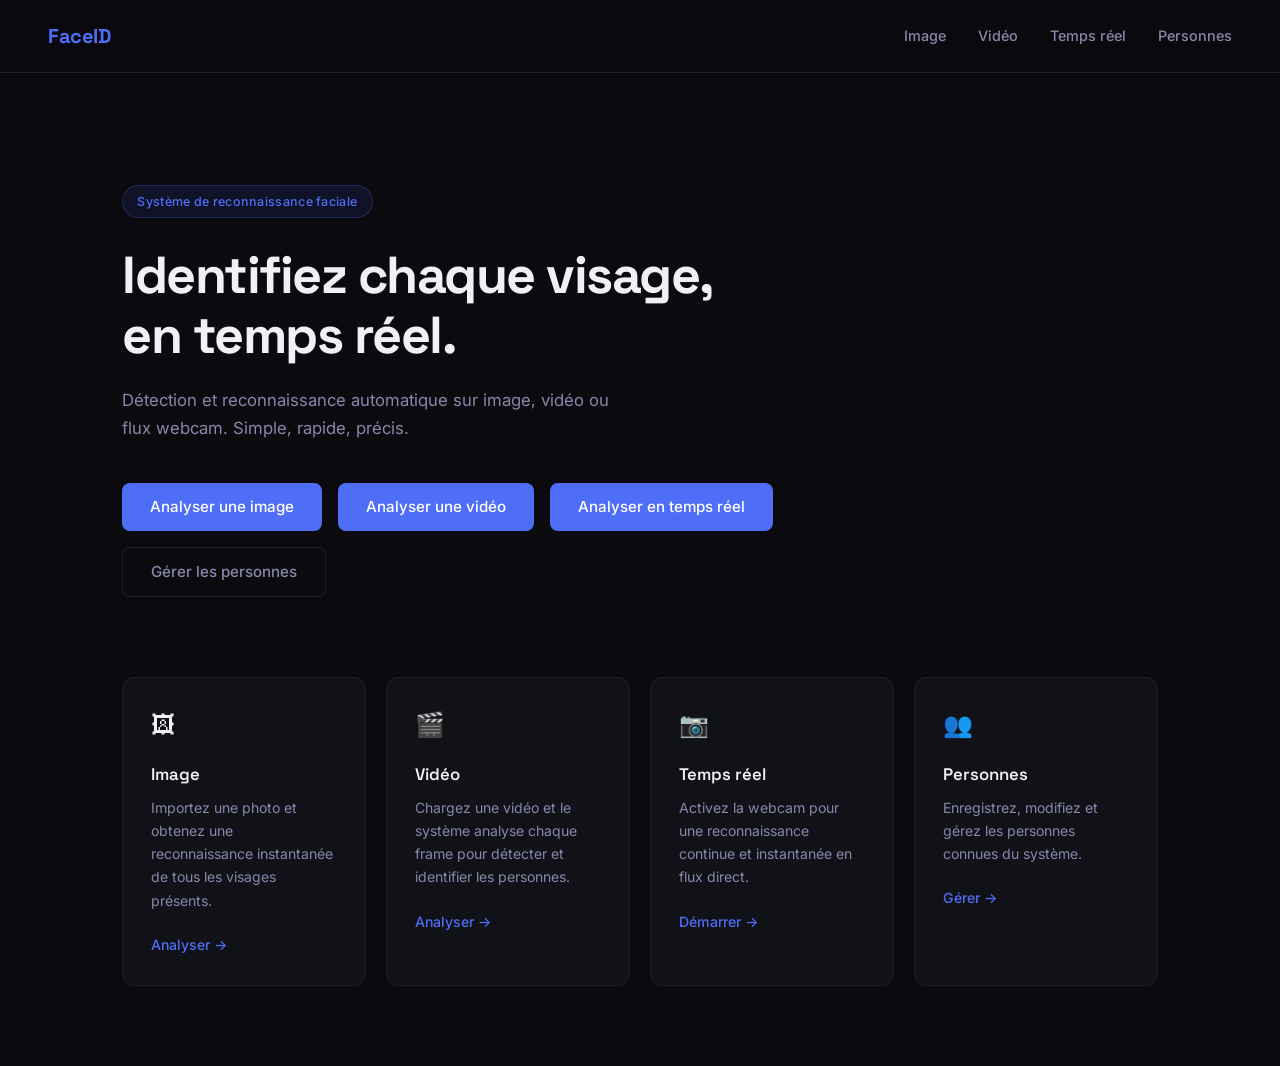
<file: templates/index.html>
<!DOCTYPE html>
<html lang="fr">
<head>
    <meta charset="UTF-8">
    <meta name="viewport" content="width=device-width, initial-scale=1.0">
    <title>FaceID — Reconnaissance Faciale</title>
    <link rel="preconnect" href="https://fonts.googleapis.com">
    <link href="https://fonts.googleapis.com/css2?family=Inter:wght@300;400;500;600&family=Space+Grotesk:wght@500;600;700&display=swap" rel="stylesheet">
    <link rel="stylesheet" href="/static/css/style.css">
</head>
<body>

    <nav>
        <span class="logo">FaceID</span>
        <div class="nav-links">
            <a href="/image">Image</a>
            <a href="/video">Vidéo</a>
            <a href="/live">Temps réel</a>
            <a href="/persons">Personnes</a>
        </div>
    </nav>

    <main>
        <section class="hero">
            <div class="hero-badge">Système de reconnaissance faciale</div>
            <h1>Identifiez chaque visage,<br>en temps réel.</h1>
            <p>Détection et reconnaissance automatique sur image, vidéo ou flux webcam. Simple, rapide, précis.</p>
            <div class="hero-actions">
                <a href="/image" class="btn-primary">Analyser une image</a>
                <a href="/video" class="btn-primary">Analyser une vidéo</a>
                <a href="/live" class="btn-primary">Analyser en temps réel</a>
                <a href="/persons" class="btn-secondary">Gérer les personnes</a>
            </div>
        </section>

        <section class="features">
            <div class="feature-card">
                <div class="feature-icon">🖼</div>
                <h3>Image</h3>
                <p>Importez une photo et obtenez une reconnaissance instantanée de tous les visages présents.</p>
                <a href="/image">Analyser →</a>
            </div>
            <div class="feature-card">
                <div class="feature-icon">🎬</div>
                <h3>Vidéo</h3>
                <p>Chargez une vidéo et le système analyse chaque frame pour détecter et identifier les personnes.</p>
                <a href="/video">Analyser →</a>
            </div>
            <div class="feature-card">
                <div class="feature-icon">📷</div>
                <h3>Temps réel</h3>
                <p>Activez la webcam pour une reconnaissance continue et instantanée en flux direct.</p>
                <a href="/live">Démarrer →</a>
            </div>
            <div class="feature-card">
                <div class="feature-icon">👥</div>
                <h3>Personnes</h3>
                <p>Enregistrez, modifiez et gérez les personnes connues du système.</p>
                <a href="/persons">Gérer →</a>
            </div>
        </section>
    </main>

</body>
</html>
</file>
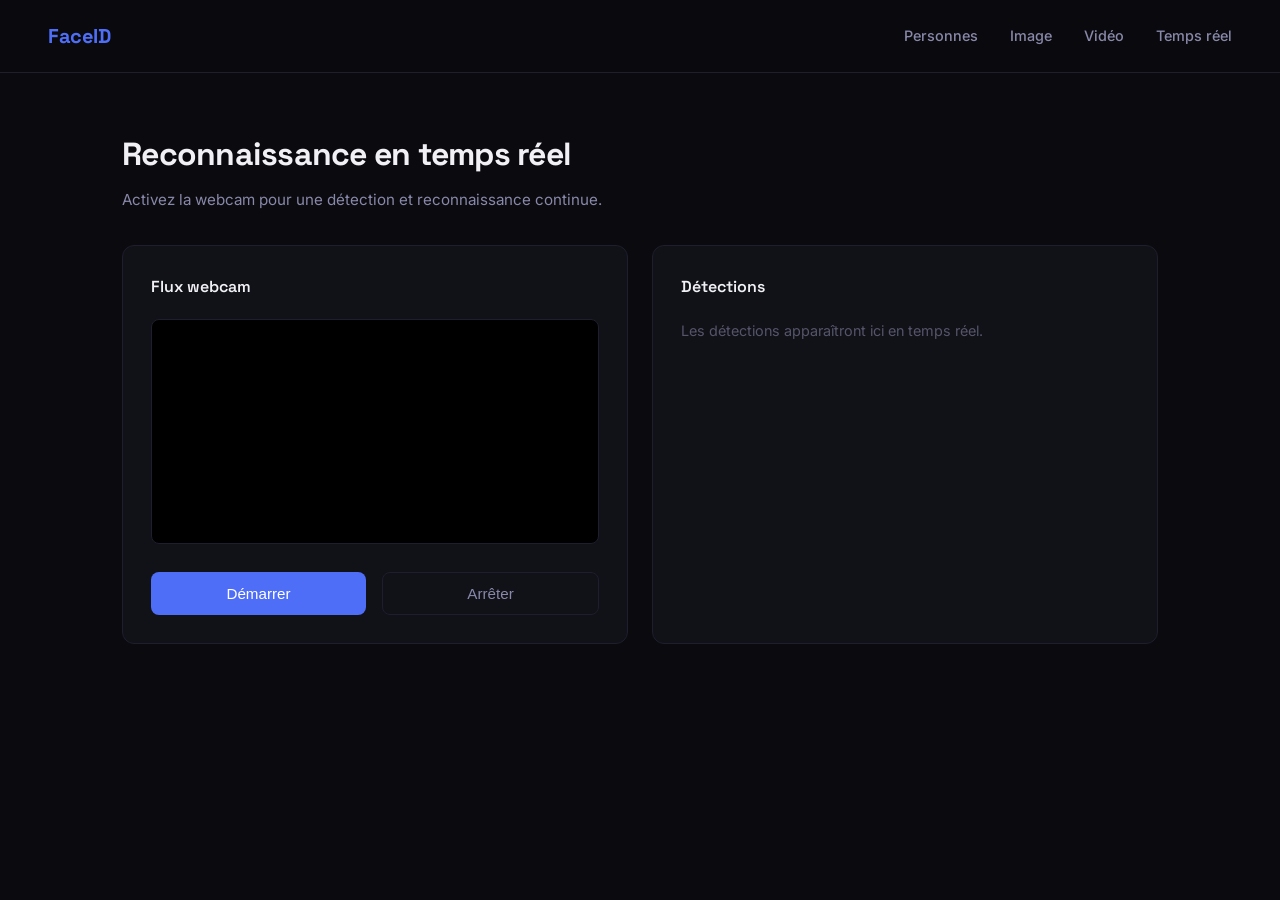
<file: templates/live.html>
<!DOCTYPE html>
<html lang="fr">
<head>
    <meta charset="UTF-8">
    <meta name="viewport" content="width=device-width, initial-scale=1.0">
    <title>FaceID — Temps réel</title>
    <link rel="preconnect" href="https://fonts.googleapis.com">
    <link href="https://fonts.googleapis.com/css2?family=Inter:wght@300;400;500;600&family=Space+Grotesk:wght@500;600;700&display=swap" rel="stylesheet">
    <link rel="stylesheet" href="/static/css/style.css">
</head>
<body>
    <nav>
        <a href="/" class="logo">FaceID</a>
        <div class="nav-links">
            <a href="/persons">Personnes</a>
            <a href="/image">Image</a>
            <a href="/video">Vidéo</a>
            <a href="/live">Temps réel</a>
        </div>
    </nav>

    <main>
        <div class="page-header">
            <h2>Reconnaissance en temps réel</h2>
            <p>Activez la webcam pour une détection et reconnaissance continue.</p>
        </div>

        <div class="content-grid">
            <div class="card">
                <h3>Flux webcam</h3>
                <video id="webcam" autoplay playsinline style="width:100%; border-radius:8px; border:1px solid var(--border); background:#000;"></video>
                <canvas id="canvas" style="display:none;"></canvas>
                <div style="display:flex; gap:1rem; margin-top:1.25rem;">
                    <button class="btn-primary" style="flex:1; border:none; cursor:pointer;" onclick="demarrer()">Démarrer</button>
                    <button class="btn-secondary" style="flex:1; cursor:pointer;" onclick="arreter()">Arrêter</button>
                </div>
                <div id="message"></div>
            </div>

            <div class="card">
                <h3>Détections</h3>
                <div id="detections" style="color:var(--text-muted); font-size:0.9rem;">
                    Les détections apparaîtront ici en temps réel.
                </div>
            </div>
        </div>
    </main>

    <script>
        let stream = null;
        let intervalId = null;

        async function demarrer() {
            try {
                stream = await navigator.mediaDevices.getUserMedia({ video: true });
                document.getElementById('webcam').srcObject = stream;
                intervalId = setInterval(captureEtAnalyser, 2000);
                afficherMessage('Webcam active.', 'success');
            } catch (e) {
                afficherMessage('Impossible d\'accéder à la webcam.', 'error');
            }
        }

        function arreter() {
            if (stream) {
                stream.getTracks().forEach(t => t.stop());
                stream = null;
            }
            if (intervalId) {
                clearInterval(intervalId);
                intervalId = null;
            }
            document.getElementById('webcam').srcObject = null;
            document.getElementById('detections').innerHTML = 'Les détections apparaîtront ici en temps réel.';
            afficherMessage('', '');
        }

        async function captureEtAnalyser() {
            const video = document.getElementById('webcam');
            const canvas = document.getElementById('canvas');
            canvas.width = video.videoWidth;
            canvas.height = video.videoHeight;
            canvas.getContext('2d').drawImage(video, 0, 0);

            canvas.toBlob(async blob => {
                const formData = new FormData();
                formData.append('photo', blob, 'frame.jpg');

                const response = await fetch('/api/analyser/image', { method: 'POST', body: formData });
                const data = await response.json();

                if (data.erreur || !data.resultats) return;

                let html = `<p style="color:var(--text-secondary); margin-bottom:0.75rem;">${data.nb_visages} visage(s) détecté(s)</p>`;
                data.resultats.forEach(r => {
                    const label = r.nom === 'Inconnu' ? 'Inconnu' : `${r.prenom} ${r.nom}`;
                    const couleur = r.nom === 'Inconnu' ? 'var(--danger)' : 'var(--success)';
                    html += `<div style="display:flex; justify-content:space-between; padding:0.6rem 0; border-bottom:1px solid var(--border);">
                        <span style="color:${couleur}; font-weight:500;">${label}</span>
                        <span style="color:var(--text-muted); font-size:0.85rem;">${r.confiance.toFixed(1)}%</span>
                    </div>`;
                });

                document.getElementById('detections').innerHTML = html;
            }, 'image/jpeg');
        }

        function afficherMessage(texte, type) {
            const el = document.getElementById('message');
            if (!texte) { el.innerHTML = ''; return; }
            const cls = type === 'error' ? 'message-error' : 'message-success';
            el.innerHTML = `<div class="${cls}" style="margin-top:1rem;">${texte}</div>`;
        }
    </script>
</body>
</html>
</file>
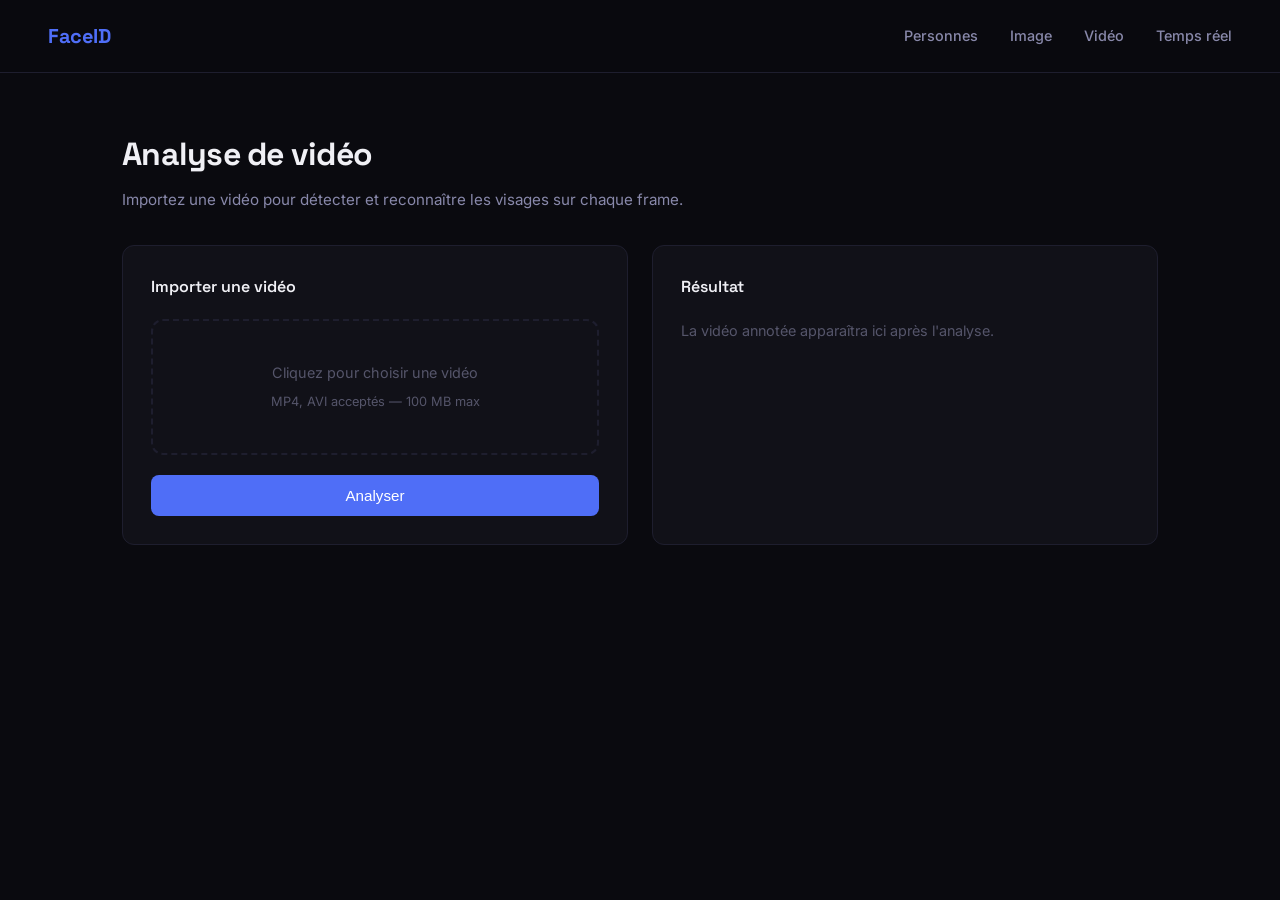
<file: templates/video.html>
<!DOCTYPE html>
<html lang="fr">
<head>
    <meta charset="UTF-8">
    <meta name="viewport" content="width=device-width, initial-scale=1.0">
    <title>FaceID — Analyse vidéo</title>
    <link rel="preconnect" href="https://fonts.googleapis.com">
    <link href="https://fonts.googleapis.com/css2?family=Inter:wght@300;400;500;600&family=Space+Grotesk:wght@500;600;700&display=swap" rel="stylesheet">
    <link rel="stylesheet" href="/static/css/style.css">
</head>
<body>
    <nav>
        <a href="/" class="logo">FaceID</a>
        <div class="nav-links">
            <a href="/persons">Personnes</a>
            <a href="/image">Image</a>
            <a href="/video">Vidéo</a>
            <a href="/live">Temps réel</a>
        </div>
    </nav>

    <main>
        <div class="page-header">
            <h2>Analyse de vidéo</h2>
            <p>Importez une vidéo pour détecter et reconnaître les visages sur chaque frame.</p>
        </div>

        <div class="content-grid">
            <div class="card">
                <h3>Importer une vidéo</h3>
                <div id="uploadZone" class="upload-zone" onclick="document.getElementById('videoInput').click()">
                    <p>Cliquez pour choisir une vidéo</p>
                    <p style="margin-top:0.5rem; font-size:0.8rem;">MP4, AVI acceptés — 100 MB max</p>
                    <input type="file" id="videoInput" accept="video/*" onchange="previewVideo(event)">
                </div>

                <div id="preview" style="margin-top:1.25rem; display:none;">
                    <video id="previewVid" controls style="width:100%; border-radius:8px; border:1px solid var(--border);"></video>
                    <button id="btnChanger" class="btn-secondary" style="margin-top:0.75rem; width:100%; cursor:pointer;" onclick="changerVideo()">
                        Choisir une autre vidéo
                    </button>
                </div>

                <button id="btnAnalyser" class="btn-primary" style="margin-top:1.25rem; width:100%; border:none; cursor:pointer;" onclick="analyserVideo()">
                    Analyser
                </button>
                <button id="btnAnnuler" class="btn-secondary" style="margin-top:1.25rem; width:100%; cursor:pointer; display:none;" onclick="annuler()">
                    Annuler l'analyse
                </button>
                <div id="message"></div>
            </div>

            <div class="card">
                <h3>Résultat</h3>
                <div id="resultat" style="color:var(--text-muted); font-size:0.9rem;">
                    La vidéo annotée apparaîtra ici après l'analyse.
                </div>
            </div>
        </div>
    </main>

    <script>
        let eventSource = null;
let debut = null;
let personnesVues = {};

function previewVideo(event) {
    const file = event.target.files[0];
    if (!file) return;
    const url = URL.createObjectURL(file);
    document.getElementById('previewVid').src = url;
    document.getElementById('preview').style.display = 'block';
    document.getElementById('uploadZone').style.display = 'none';
}

function changerVideo() {
    document.getElementById('videoInput').click();
}

function modeAnalyse(actif) {
    document.getElementById('btnAnalyser').style.display = actif ? 'none' : 'block';
    document.getElementById('btnChanger').style.display = actif ? 'none' : 'block';
    document.getElementById('btnAnnuler').style.display = actif ? 'block' : 'none';
}

function annuler() {
    if (eventSource) {
        eventSource.close();
        eventSource = null;
    }
    modeAnalyse(false);
    afficherMessage('Analyse annulée.', 'error');
}

async function analyserVideo() {
    const file = document.getElementById('videoInput').files[0];
    if (!file) {
        afficherMessage('Veuillez sélectionner une vidéo.', 'error');
        return;
    }

    personnesVues = {};
    const formData = new FormData();
    formData.append('video', file);

    modeAnalyse(true);
    afficherMessage('Envoi de la vidéo...', 'info');

    const uploadResponse = await fetch('/api/analyser/video/upload', {
        method: 'POST',
        body: formData
    });
    const uploadData = await uploadResponse.json();

    if (uploadData.erreur) {
        afficherMessage(uploadData.erreur, 'error');
        modeAnalyse(false);
        return;
    }

    afficherMessage('Analyse en cours...', 'info');
    debut = Date.now();

    document.getElementById('resultat').innerHTML = `
        <div id="progression">
            <p style="color:var(--text-secondary); margin-bottom:0.75rem;">Analyse en cours...</p>
            <div style="background:var(--border); border-radius:999px; height:6px; margin-bottom:0.5rem;">
                <div id="barre" style="background:var(--accent); height:6px; border-radius:999px; width:0%; transition:width 0.3s;"></div>
            </div>
            <p id="pourcentage" style="color:var(--text-muted); font-size:0.82rem; margin-bottom:1rem;">0%</p>
        </div>
        <div id="detections-live"></div>
    `;

    eventSource = new EventSource(`/api/analyser/video/stream?fichier=${uploadData.fichier}`);

    eventSource.onmessage = function(e) {
        const data = JSON.parse(e.data);

        if (data.type === 'frame') {
            document.getElementById('barre').style.width = `${data.progression}%`;
            document.getElementById('pourcentage').textContent = `${data.progression}% — frame ${data.frame + 1}/${data.total}`;

            data.detections.forEach(d => {
                const cle = d.nom === 'Inconnu' ? `inconnu_${d.timestamp}` : `${d.prenom}_${d.nom}`;

               if (d.nom === 'Inconnu') {
                    // Compter les inconnus déjà dans cette frame
                    const inconnus = Object.keys(personnesVues).filter(k => k.startsWith('inconnu_'));
                    const dansMemFrame = inconnus.filter(k => personnesVues[k].timestamp === d.timestamp);
                    
                    // Créer une clé basée sur l'ordre d'apparition, pas le timestamp
                    const cle = `inconnu_${dansMemFrame.length}`;
                    
                    if (!personnesVues[cle]) {
                        personnesVues[cle] = {
                            label: 'Inconnu',
                            timestamp: d.timestamp,
                            confiance: 0,
                            connu: false
                        };
                        afficherLigne(cle);
                    }
                } else {
                    // Personne connue — une seule ligne
                    if (!personnesVues[cle]) {
                        personnesVues[cle] = {
                            label: `${d.prenom} ${d.nom}`,
                            timestamp: d.timestamp,
                            confiance: d.confiance,
                            connu: true
                        };
                        afficherLigne(cle);
                    }
                }
            });
        }

        if (data.type === 'termine') {
            eventSource.close();
            eventSource = null;
            modeAnalyse(false);

            const duree = ((Date.now() - debut) / 1000).toFixed(2);
            afficherMessage('', '');

            const personnesConnues = Object.values(personnesVues).filter(p => p.connu);
            const inconnus = Object.values(personnesVues).filter(p => !p.connu);

            let html = `
                <p style="color:var(--success); margin-bottom:0.5rem;">Analyse terminée.</p>
                <p style="color:var(--text-muted); font-size:0.82rem; margin-bottom:1.5rem;">Temps total : ${duree}s</p>
                <h4 style="font-family:var(--font-display); margin-bottom:0.75rem; color:var(--text-primary);">Résumé</h4>
                <div style="display:flex; gap:1rem; margin-bottom:1.5rem;">
                    <div style="flex:1; background:rgba(34,197,94,0.1); border:1px solid rgba(34,197,94,0.25); border-radius:8px; padding:1rem; text-align:center;">
                        <p style="font-size:1.5rem; font-weight:700; color:var(--success);">${personnesConnues.length}</p>
                        <p style="font-size:0.82rem; color:var(--text-muted);">Personne(s) connue(s)</p>
                    </div>
                    <div style="flex:1; background:rgba(239,68,68,0.1); border:1px solid rgba(239,68,68,0.25); border-radius:8px; padding:1rem; text-align:center;">
                        <p style="font-size:1.5rem; font-weight:700; color:var(--danger);">${inconnus.length}</p>
                        <p style="font-size:0.82rem; color:var(--text-muted);">Visage(s) inconnu(s)</p>
                    </div>
                </div>
            `;

            if (personnesConnues.length > 0) {
                html += `<h4 style="font-family:var(--font-display); margin-bottom:0.75rem; color:var(--text-primary);">Personnes identifiées</h4>`;
                personnesConnues.forEach(p => {
                    html += `<div style="display:flex; justify-content:space-between; padding:0.6rem 0; border-bottom:1px solid var(--border);">
                        <span style="color:var(--success); font-weight:500;">${p.label}</span>
                        <span style="color:var(--text-muted); font-size:0.85rem;">apparu à ${p.timestamp}s — ${p.confiance.toFixed(1)}%</span>
                    </div>`;
                });
            }

            html += `
                <div style="margin-top:1.5rem;">
                    <video controls style="width:100%; border-radius:8px; border:1px solid var(--border);">
                        <source src="${data.video_resultat}" type="video/mp4">
                    </video>
                    <a href="${data.video_resultat}" download class="btn-secondary" style="display:inline-block; margin-top:1rem;">
                        Télécharger
                    </a>
                </div>
            `;

            document.getElementById('resultat').innerHTML = html;
        }
    };

    eventSource.onerror = function() {
        eventSource.close();
        modeAnalyse(false);
        afficherMessage('Une erreur est survenue.', 'error');
    };
}

function afficherLigne(cle) {
    const p = personnesVues[cle];
    const couleur = p.connu ? 'var(--success)' : 'var(--danger)';
    const div = document.getElementById('detections-live');
    div.innerHTML += `<div style="display:flex; justify-content:space-between; padding:0.4rem 0; border-bottom:1px solid var(--border); font-size:0.85rem;">
        <span style="color:${couleur};">${p.label}</span>
        <span style="color:var(--text-muted);">apparu à ${p.timestamp}s</span>
    </div>`;
}

function afficherMessage(texte, type) {
    const el = document.getElementById('message');
    if (!texte) { el.innerHTML = ''; return; }
    const cls = type === 'error' ? 'message-error' : 'message-success';
    el.innerHTML = `<div class="${cls}">${texte}</div>`;
}
    </script>
</body>
</html>
</file>
<file: static/css/style.css>
*, *::before, *::after {
    box-sizing: border-box;
    margin: 0;
    padding: 0;
}

:root {
    --bg: #0a0a0f;
    --bg-card: #111118;
    --bg-card-hover: #16161f;
    --border: #1e1e2e;
    --accent: #4f6ef7;
    --accent-hover: #3d5ce6;
    --text-primary: #f0f0f5;
    --text-secondary: #8888aa;
    --text-muted: #55556a;
    --success: #22c55e;
    --danger: #ef4444;
    --font-display: 'Space Grotesk', sans-serif;
    --font-body: 'Inter', sans-serif;
    --radius: 12px;
    --radius-sm: 8px;
}

html {
    font-size: 16px;
    scroll-behavior: smooth;
}

body {
    background-color: var(--bg);
    color: var(--text-primary);
    font-family: var(--font-body);
    font-weight: 400;
    line-height: 1.6;
    min-height: 100vh;
}

/* ── Navigation ── */
nav {
    display: flex;
    align-items: center;
    justify-content: space-between;
    padding: 1.25rem 3rem;
    border-bottom: 1px solid var(--border);
    position: sticky;
    top: 0;
    background: rgba(10, 10, 15, 0.92);
    backdrop-filter: blur(12px);
    z-index: 100;
}

.logo {
    font-family: var(--font-display);
    font-size: 1.25rem;
    font-weight: 700;
    color: var(--accent);
    letter-spacing: -0.5px;
    text-decoration: none;
}

.nav-links {
    display: flex;
    gap: 2rem;
}

.nav-links a {
    color: var(--text-secondary);
    text-decoration: none;
    font-size: 0.9rem;
    font-weight: 500;
    transition: color 0.2s;
}

.nav-links a:hover {
    color: var(--text-primary);
}

/* ── Hero ── */
main {
    max-width: 1100px;
    margin: 0 auto;
    padding: 0 2rem;
}

.hero {
    padding: 7rem 0 5rem;
    max-width: 700px;
}

.hero-badge {
    display: inline-block;
    font-size: 0.78rem;
    font-weight: 500;
    color: var(--accent);
    background: rgba(79, 110, 247, 0.1);
    border: 1px solid rgba(79, 110, 247, 0.25);
    border-radius: 999px;
    padding: 0.35rem 0.9rem;
    margin-bottom: 1.75rem;
    letter-spacing: 0.3px;
}

.hero h1 {
    font-family: var(--font-display);
    font-size: 3.25rem;
    font-weight: 700;
    line-height: 1.15;
    letter-spacing: -1.5px;
    margin-bottom: 1.25rem;
    color: var(--text-primary);
}

.hero p {
    font-size: 1.05rem;
    color: var(--text-secondary);
    max-width: 520px;
    margin-bottom: 2.5rem;
    line-height: 1.7;
}

.hero-actions {
    display: flex;
    gap: 1rem;
    flex-wrap: wrap;
}

/* ── Boutons ── */
.btn-primary {
    display: inline-block;
    background: var(--accent);
    color: #fff;
    text-decoration: none;
    padding: 0.75rem 1.75rem;
    border-radius: var(--radius-sm);
    font-weight: 500;
    font-size: 0.95rem;
    transition: background 0.2s, transform 0.15s;
}

.btn-primary:hover {
    background: var(--accent-hover);
    transform: translateY(-1px);
}

.btn-secondary {
    display: inline-block;
    background: transparent;
    color: var(--text-secondary);
    text-decoration: none;
    padding: 0.75rem 1.75rem;
    border-radius: var(--radius-sm);
    font-weight: 500;
    font-size: 0.95rem;
    border: 1px solid var(--border);
    transition: color 0.2s, border-color 0.2s, transform 0.15s;
}

.btn-secondary:hover {
    color: var(--text-primary);
    border-color: var(--text-muted);
    transform: translateY(-1px);
}

/* ── Feature Cards ── */
.features {
    display: grid;
    grid-template-columns: repeat(auto-fit, minmax(230px, 1fr));
    gap: 1.25rem;
    padding-bottom: 5rem;
}

.feature-card {
    background: var(--bg-card);
    border: 1px solid var(--border);
    border-radius: var(--radius);
    padding: 1.75rem;
    transition: background 0.2s, border-color 0.2s;
}

.feature-card:hover {
    background: var(--bg-card-hover);
    border-color: var(--text-muted);
}

.feature-icon {
    font-size: 1.5rem;
    margin-bottom: 1rem;
}

.feature-card h3 {
    font-family: var(--font-display);
    font-size: 1.05rem;
    font-weight: 600;
    margin-bottom: 0.5rem;
    color: var(--text-primary);
}

.feature-card p {
    font-size: 0.88rem;
    color: var(--text-secondary);
    line-height: 1.65;
    margin-bottom: 1.25rem;
}

.feature-card a {
    font-size: 0.88rem;
    color: var(--accent);
    text-decoration: none;
    font-weight: 500;
    transition: opacity 0.2s;
}

.feature-card a:hover {
    opacity: 0.75;
}

/* ── Formulaires ── */
.form-group {
    margin-bottom: 1.25rem;
}

.form-group label {
    display: block;
    font-size: 0.85rem;
    font-weight: 500;
    color: var(--text-secondary);
    margin-bottom: 0.5rem;
}

.form-group input,
.form-group select {
    width: 100%;
    background: var(--bg-card);
    border: 1px solid var(--border);
    border-radius: var(--radius-sm);
    padding: 0.7rem 1rem;
    color: var(--text-primary);
    font-size: 0.95rem;
    font-family: var(--font-body);
    outline: none;
    transition: border-color 0.2s;
}

.form-group input:focus,
.form-group select:focus {
    border-color: var(--accent);
}

/* ── Messages ── */
.message-success {
    background: rgba(34, 197, 94, 0.1);
    border: 1px solid rgba(34, 197, 94, 0.25);
    color: var(--success);
    padding: 0.75rem 1rem;
    border-radius: var(--radius-sm);
    font-size: 0.9rem;
    margin-top: 1rem;
}

.message-error {
    background: rgba(239, 68, 68, 0.1);
    border: 1px solid rgba(239, 68, 68, 0.25);
    color: var(--danger);
    padding: 0.75rem 1rem;
    border-radius: var(--radius-sm);
    font-size: 0.9rem;
    margin-top: 1rem;
}

/* ── Page content ── */
.page-header {
    padding: 3.5rem 0 2rem;
}

.page-header h2 {
    font-family: var(--font-display);
    font-size: 2rem;
    font-weight: 700;
    letter-spacing: -0.75px;
    margin-bottom: 0.5rem;
}

.page-header p {
    color: var(--text-secondary);
    font-size: 0.95rem;
}

.content-grid {
    display: grid;
    grid-template-columns: 1fr 1fr;
    gap: 1.5rem;
    padding-bottom: 4rem;
}

.card {
    background: var(--bg-card);
    border: 1px solid var(--border);
    border-radius: var(--radius);
    padding: 1.75rem;
}

.card h3 {
    font-family: var(--font-display);
    font-size: 1rem;
    font-weight: 600;
    margin-bottom: 1.25rem;
    color: var(--text-primary);
}

/* ── Upload zone ── */
.upload-zone {
    border: 2px dashed var(--border);
    border-radius: var(--radius);
    padding: 2.5rem;
    text-align: center;
    cursor: pointer;
    transition: border-color 0.2s, background 0.2s;
}

.upload-zone:hover {
    border-color: var(--accent);
    background: rgba(79, 110, 247, 0.04);
}

.upload-zone p {
    color: var(--text-muted);
    font-size: 0.9rem;
}

.upload-zone input[type="file"] {
    display: none;
}

/* ── Table ── */
table {
    width: 100%;
    border-collapse: collapse;
    font-size: 0.9rem;
}

thead tr {
    border-bottom: 1px solid var(--border);
}

th {
    text-align: left;
    padding: 0.75rem 1rem;
    color: var(--text-muted);
    font-weight: 500;
    font-size: 0.82rem;
}

td {
    padding: 0.9rem 1rem;
    border-bottom: 1px solid var(--border);
    color: var(--text-secondary);
}

tr:last-child td {
    border-bottom: none;
}

tr:hover td {
    background: var(--bg-card-hover);
}

.btn-danger {
    background: transparent;
    border: 1px solid rgba(239, 68, 68, 0.3);
    color: var(--danger);
    padding: 0.35rem 0.75rem;
    border-radius: var(--radius-sm);
    font-size: 0.82rem;
    cursor: pointer;
    transition: background 0.2s;
}

.btn-danger:hover {
    background: rgba(239, 68, 68, 0.1);
}

.btn-edit {
    background: transparent;
    border: 1px solid var(--border);
    color: var(--text-secondary);
    padding: 0.35rem 0.75rem;
    border-radius: var(--radius-sm);
    font-size: 0.82rem;
    cursor: pointer;
    transition: background 0.2s;
    margin-right: 0.4rem;
}

.btn-edit:hover {
    background: var(--bg-card-hover);
    color: var(--text-primary);
}

/* ── Responsive ── */
@media (max-width: 768px) {
    nav {
        padding: 1rem 1.25rem;
    }

    .nav-links {
        gap: 1.25rem;
    }

    .hero {
        padding: 4rem 0 3rem;
    }

    .hero h1 {
        font-size: 2.25rem;
    }

    .content-grid {
        grid-template-columns: 1fr;
    }
}
</file>
